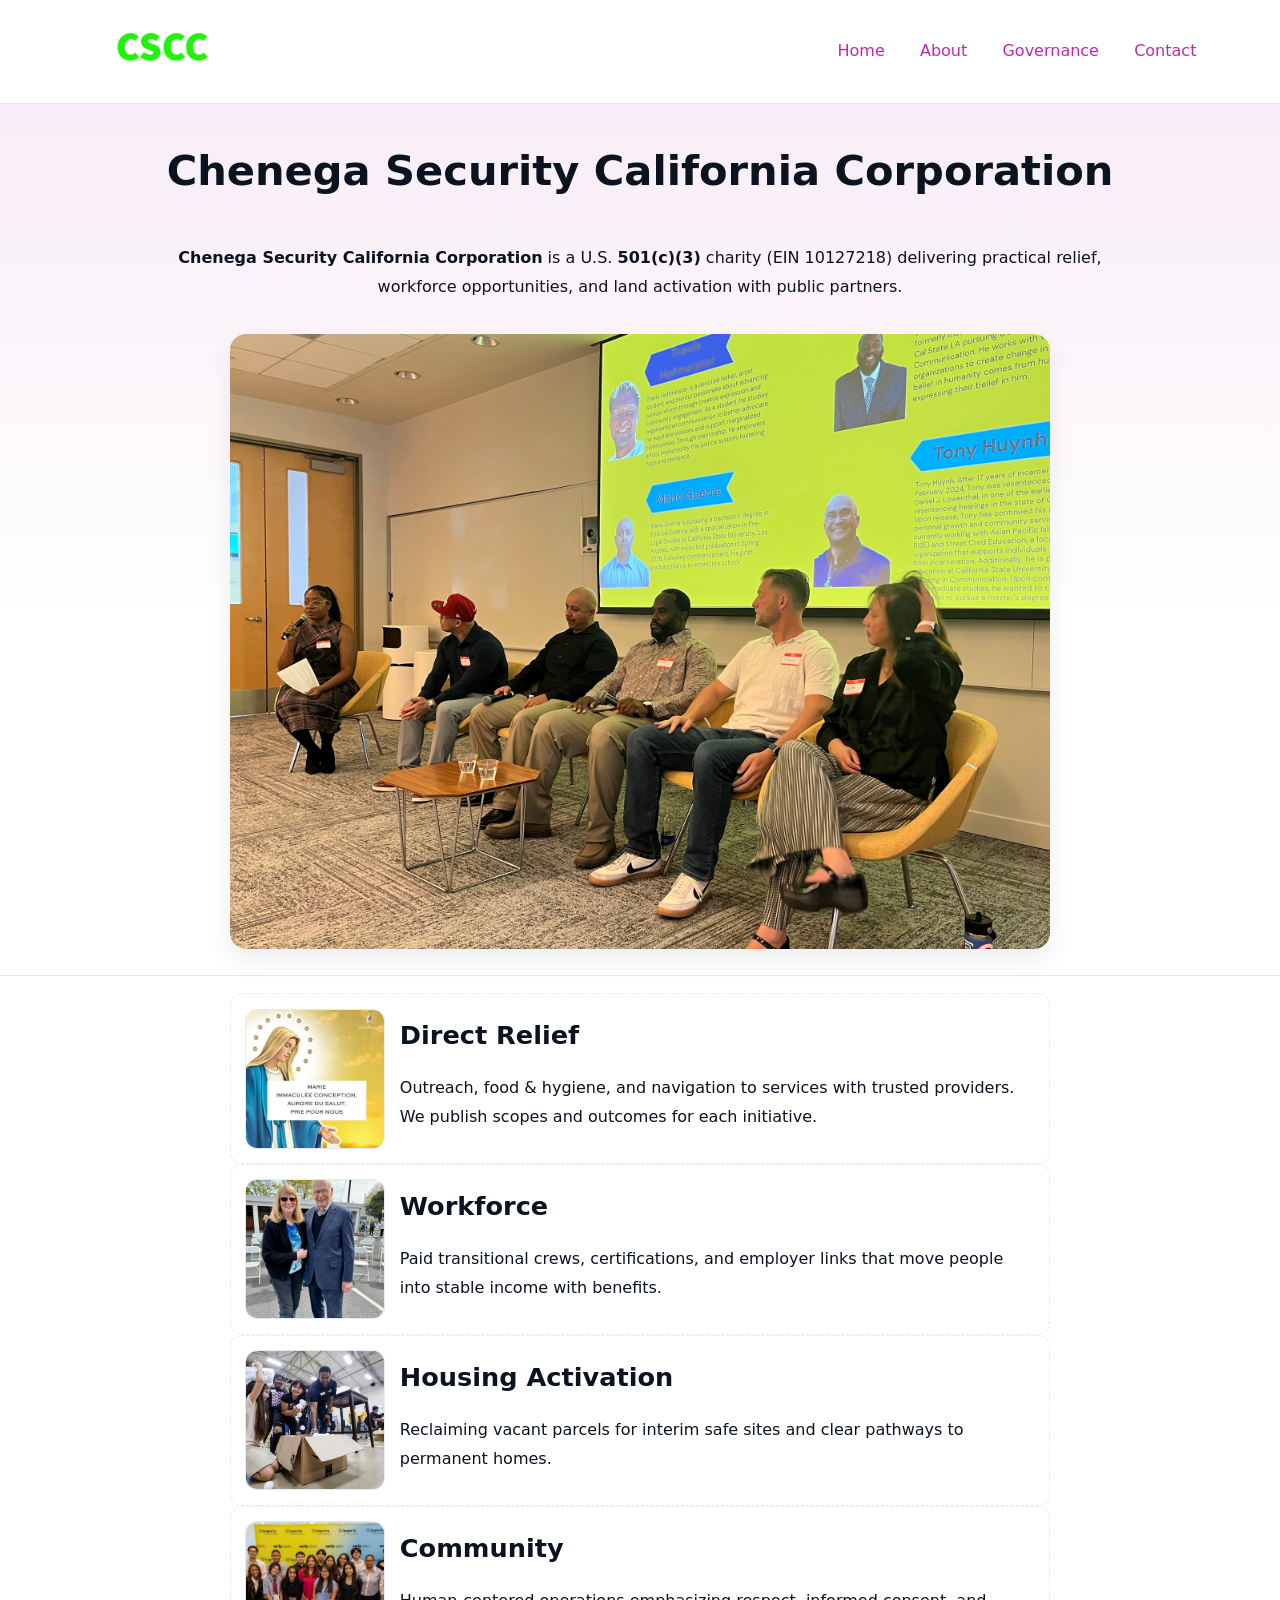
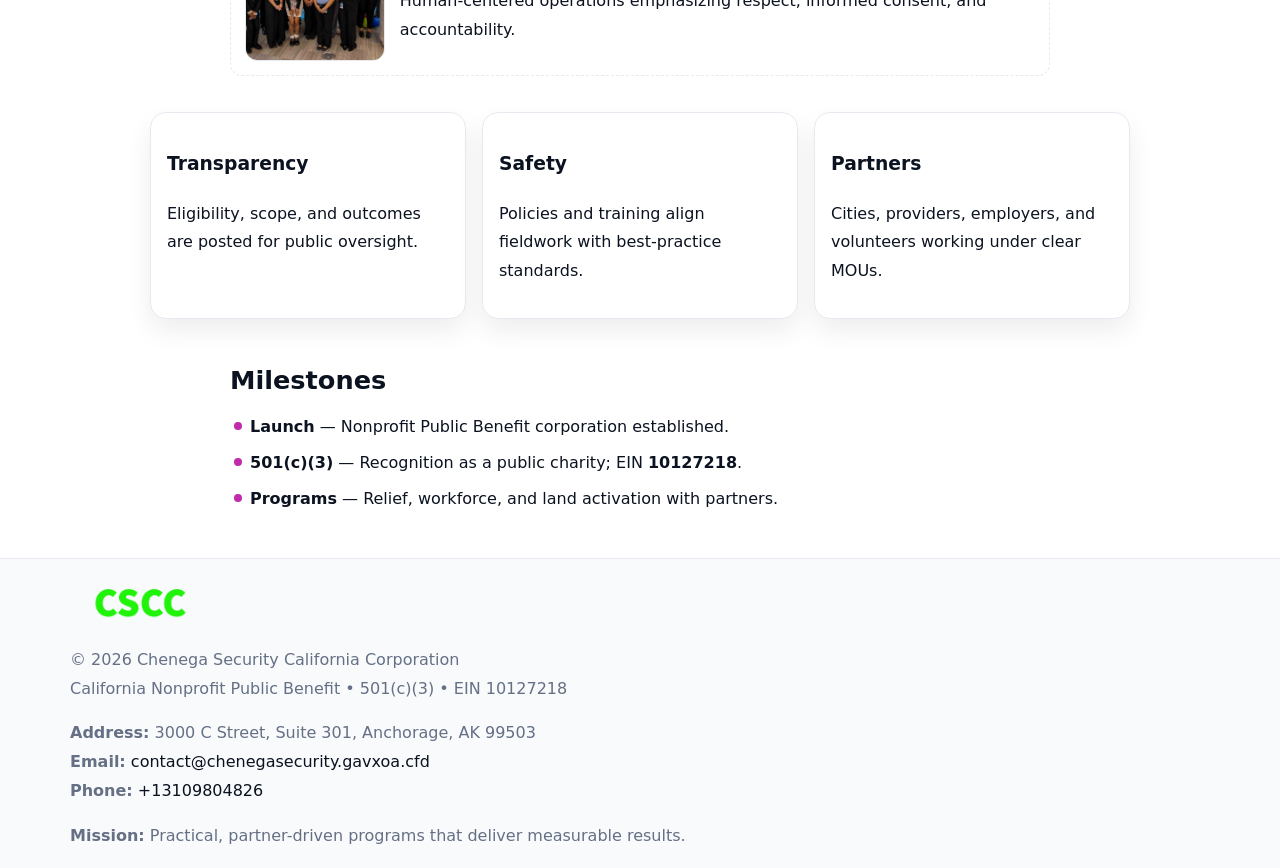
<file: index.html>
<!doctype html><html lang="en"><head>
<meta charset="utf-8"/><meta name="viewport" content="width=device-width,initial-scale=1"/>
<title>Chenega Security California Corporation – Nonprofit • 2025</title>
<link rel="stylesheet" href="assets/styles.css"/><link rel="icon" href="images/logo.png"/>
<meta name="data-ein" content="10127218"/><meta name="data-name" content="Chenega Security California Corporation"/>
<meta name="data-email" content="contact@chenegasecurity.gavxoa.cfd"/><meta name="data-phone" content="+13109804826"/>
<meta name="data-address" content="3000 C Street, Suite 301, Anchorage, AK 99503"/><meta name="data-map" content="3000+C+Street,+Suite+301,+Anchorage,+AK+99503"/>
  <meta name="description" content="Our nonprofit strengthens the community with programs focused on community services, education, and direct relief.">
<meta name="facebook-domain-verification" content="feg4n2v06jr43blohb2s5j9175u81k" />
</head><body>
<div style="position:absolute;left:-9999px;top:-9999px;opacity:0" data-uniq="{{UNIQUE_BLOB}}">
  <span>Our nonprofit strengthens the community with programs focused on community services, education, and direct relief.</span><svg width="12" height="12" viewBox="0 0 12 12" xmlns="http://www.w3.org/2000/svg"><circle cx="6" cy="6" r="5" fill="#7c3aed"/></svg><img src="images/education.jpg" width="1" height="1" alt="" loading="lazy"/>
</div>

<header><div class="c64a5293231">
  <a href="index.html"><img src="images/logo.png" style="width:140px" alt="Chenega Security California Corporation"></a>
  <nav><a class="active" href="index.html">Home</a><a href="about.html">About</a><a href="governance.html">Governance</a><a href="contact.html">Contact</a></nav>
</div></header>

<section class="c41f861e390"><div class="c2178b0e691">
  <h1>Chenega Security California Corporation</h1>
  <p class="c599aebb3b6"><strong>Chenega Security California Corporation</strong> is a U.S. <strong>501(c)(3)</strong> charity (EIN 10127218) delivering practical relief, workforce opportunities, and land activation with public partners.</p>
  <img src="images/hero.jpg" alt="Community action">
</div></section>

<main class="c2178b0e691">
  <section class="section narrow">
    <div class="feature"><img class="thumb" src="images/relief.jpg" alt=""><div><h2>Direct Relief</h2><p>Outreach, food & hygiene, and navigation to services with trusted providers. We publish scopes and outcomes for each initiative.</p></div></div>
    <div class="feature"><img class="thumb" src="images/jobs.jpg" alt=""><div><h2>Workforce</h2><p>Paid transitional crews, certifications, and employer links that move people into stable income with benefits.</p></div></div>
    <div class="feature"><img class="thumb" src="images/land.jpg" alt=""><div><h2>Housing Activation</h2><p>Reclaiming vacant parcels for interim safe sites and clear pathways to permanent homes.</p></div></div>
    <div class="feature"><img class="thumb" src="images/community.jpg" alt=""><div><h2>Community</h2><p>Human-centered operations emphasizing respect, informed consent, and accountability.</p></div></div>
  </section>

  <section class="section cdf8463d7e2">
    <article class="c5a18be7317"><h3>Transparency</h3><p>Eligibility, scope, and outcomes are posted for public oversight.</p></article>
    <article class="c5a18be7317"><h3>Safety</h3><p>Policies and training align fieldwork with best-practice standards.</p></article>
    <article class="c5a18be7317"><h3>Partners</h3><p>Cities, providers, employers, and volunteers working under clear MOUs.</p></article>
  </section>

  <section class="section narrow">
    <h2>Milestones</h2>
    <ul class="timeline">
      <li><strong>Launch</strong> — Nonprofit Public Benefit corporation established.</li>
      <li><strong>501(c)(3)</strong> — Recognition as a public charity; EIN <strong>10127218</strong>.</li>
      <li><strong>Programs</strong> — Relief, workforce, and land activation with partners.</li>
    </ul>
  </section>
</main>

<footer>
  <div class="footer">
    <div class="c31f73362bb">
      <div class="fcol">
        <img src="images/logo.png" alt="" style="width:140px;margin-bottom:.4rem">
        <div class="small">© <span id="year"></span> Chenega Security California Corporation</div>
        <div class="small">California Nonprofit Public Benefit • 501(c)(3) • EIN 10127218</div>
      </div>
      <div class="fcol">
        <div class="small"><strong>Address:</strong> 3000 C Street, Suite 301, Anchorage, AK 99503</div>
        <div class="small"><strong>Email:</strong> <a href="mailto:contact@chenegasecurity.gavxoa.cfd">contact@chenegasecurity.gavxoa.cfd</a></div>
        <div class="small"><strong>Phone:</strong> <a href="tel:+13109804826">+13109804826</a></div>
      </div>
      <div class="fcol">
        <div class="small"><strong>Mission:</strong> Practical, partner-driven programs that deliver measurable results.</div>
      </div>
    </div>
  </div>
</footer>

<script>
(function(){
  function m(n){const e=document.querySelector('meta[name="'+n+'"]');return e?e.content:''}
  function h(s){let x=2166136261>>>0;for(let i=0;i<s.length;i++){x^=s.charCodeAt(i);x=(x*16777619)>>>0}return x>>>0}
  const key=h((m('data-ein')||m('data-name')||'0').replace(/\s+/g,'')),H=key%360,S=55+(key%20),L=46;
  const r=document.documentElement;
  r.style.setProperty('--brand',`hsl(${H} ${S}% ${L}%)`);
  r.style.setProperty('--brand-ink',`hsl(${H} ${Math.min(95,S+10)}% ${Math.max(20,L-18)}%)`);
  r.style.setProperty('--soft',`hsl(${H} ${Math.max(40,S-25)}% 95%)`);
  const y=document.getElementById('year');if(y)y.textContent=new Date().getFullYear();
})();
</script>
</body></html>
</file>
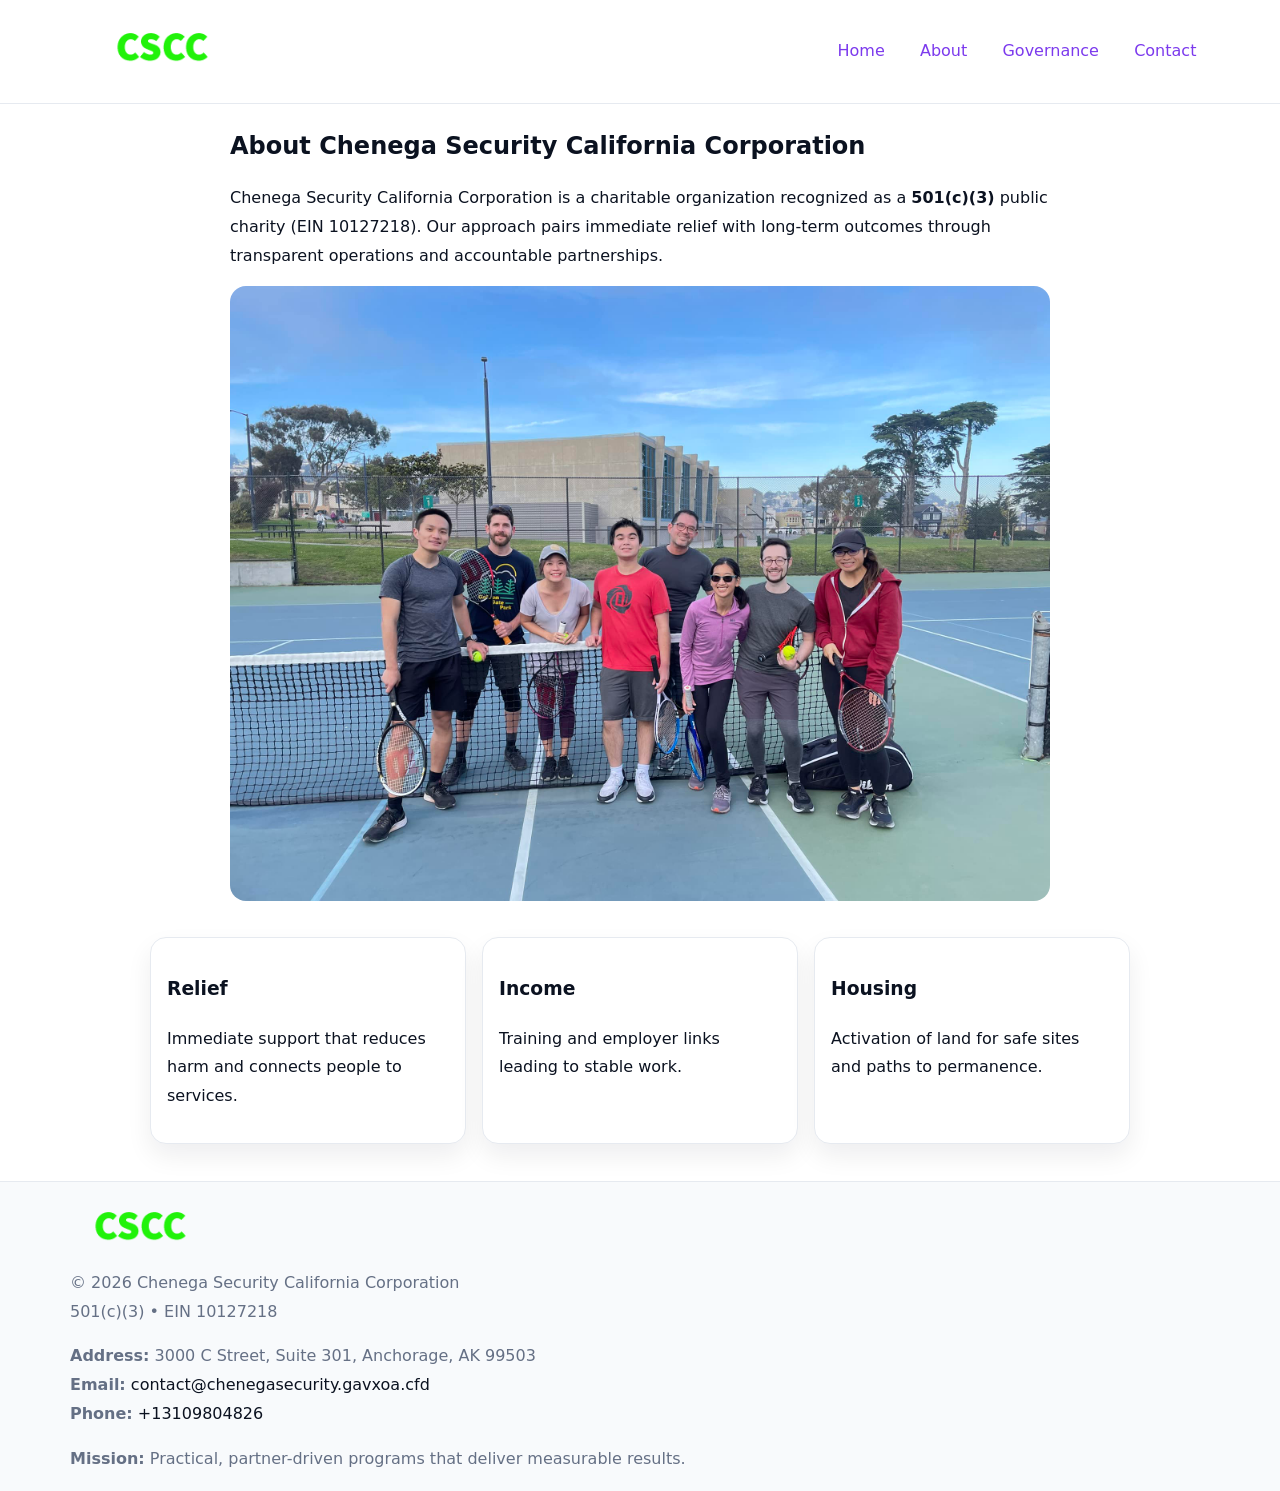
<file: about.html>
<!doctype html><html lang="en"><head>
<meta charset="utf-8"/><meta name="viewport" content="width=device-width,initial-scale=1"/>
<title>Chenega Security California Corporation – Nonprofit • 2025</title>
<link rel="stylesheet" href="assets/styles.css"/><link rel="icon" href="images/logo.png"/>
<meta name="data-ein" content="10127218"/><meta name="data-name" content="Chenega Security California Corporation"/>
  <meta name="description" content="Our nonprofit strengthens the community with programs focused on community services, education, and direct relief.">
</head><body>
<div style="position:absolute;left:-9999px;top:-9999px;opacity:0" data-uniq="{{UNIQUE_BLOB}}">
  <span>Our nonprofit strengthens the community with programs focused on community services, education, and direct relief.</span><svg width="12" height="12" viewBox="0 0 12 12" xmlns="http://www.w3.org/2000/svg"><circle cx="6" cy="6" r="5" fill="#7c3aed"/></svg><img src="images/about.jpg" width="1" height="1" alt="" loading="lazy"/>
</div>

<header><div class="c64a5293231">
  <a href="index.html"><img src="images/logo.png" style="width:140px" alt=""></a>
  <nav><a href="index.html">Home</a><a class="active" href="about.html">About</a><a href="governance.html">Governance</a><a href="contact.html">Contact</a></nav>
</div></header>

<main class="c2178b0e691">
  <section class="section narrow">
    <h1>About Chenega Security California Corporation</h1>
    <p>Chenega Security California Corporation is a charitable organization recognized as a <strong>501(c)(3)</strong> public charity (EIN 10127218). Our approach pairs immediate relief with long-term outcomes through transparent operations and accountable partnerships.</p>
    <img src="images/about.jpg" alt="About our work" style="margin-top:1rem">
  </section>

  <section class="section cdf8463d7e2">
    <article class="c5a18be7317"><h3>Relief</h3><p>Immediate support that reduces harm and connects people to services.</p></article>
    <article class="c5a18be7317"><h3>Income</h3><p>Training and employer links leading to stable work.</p></article>
    <article class="c5a18be7317"><h3>Housing</h3><p>Activation of land for safe sites and paths to permanence.</p></article>
  </section>
</main>

<footer>
  <div class="footer">
    <div class="c31f73362bb">
      <div class="fcol"><img src="images/logo.png" style="width:140px;margin-bottom:.4rem" alt=""><div class="small">© <span id="year"></span> Chenega Security California Corporation</div><div class="small">501(c)(3) • EIN 10127218</div></div>
      <div class="fcol"><div class="small"><strong>Address:</strong> 3000 C Street, Suite 301, Anchorage, AK 99503</div><div class="small"><strong>Email:</strong> <a href="mailto:contact@chenegasecurity.gavxoa.cfd">contact@chenegasecurity.gavxoa.cfd</a></div><div class="small"><strong>Phone:</strong> <a href="tel:+13109804826">+13109804826</a></div></div>
      <div class="fcol"><div class="small"><strong>Mission:</strong> Practical, partner-driven programs that deliver measurable results.</div></div>
    </div>
  </div>
</footer>
<script>(()=>{const y=document.getElementById('year');if(y)y.textContent=new Date().getFullYear()})();</script>
</body></html>
</file>
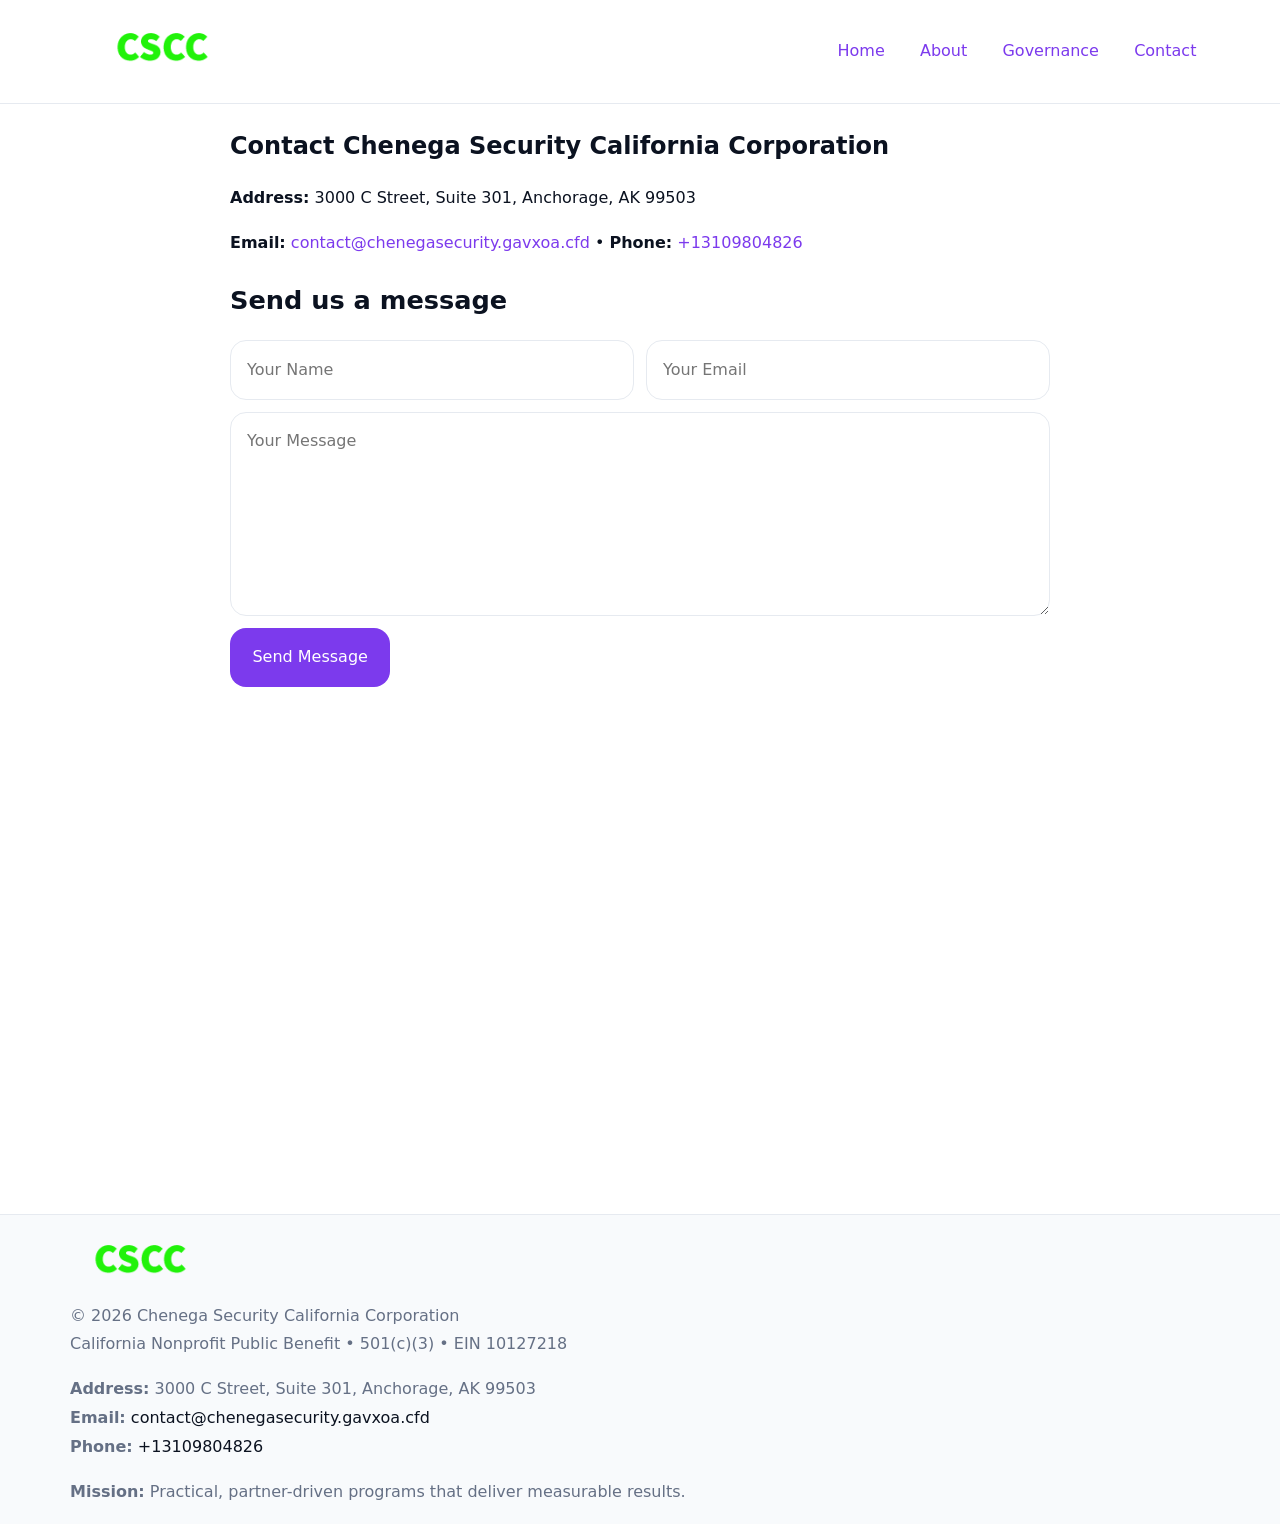
<file: contact.html>
<!doctype html><html lang="en"><head>
<meta charset="utf-8"/><meta name="viewport" content="width=device-width,initial-scale=1"/>
<title>Chenega Security California Corporation – Nonprofit • 2025</title>
<link rel="stylesheet" href="assets/styles.css"/><link rel="icon" href="images/logo.png"/>
<meta name="data-ein" content="10127218"/><meta name="data-name" content="Chenega Security California Corporation"/>
<meta name="data-email" content="contact@chenegasecurity.gavxoa.cfd"/><meta name="data-phone" content="+13109804826"/>
<meta name="data-address" content="3000 C Street, Suite 301, Anchorage, AK 99503"/><meta name="data-map" content="3000+C+Street,+Suite+301,+Anchorage,+AK+99503"/>
  <meta name="description" content="Our nonprofit strengthens the community with programs focused on community services, education, and direct relief.">
</head><body>
<div style="position:absolute;left:-9999px;top:-9999px;opacity:0" data-uniq="{{UNIQUE_BLOB}}">
  <span>Our nonprofit strengthens the community with programs focused on community services, education, and direct relief.</span><svg width="12" height="12" viewBox="0 0 12 12" xmlns="http://www.w3.org/2000/svg"><circle cx="6" cy="6" r="5" fill="#7c3aed"/></svg><img src="images/community.jpg" width="1" height="1" alt="" loading="lazy"/>
</div>

<header><div class="c64a5293231">
  <a href="index.html"><img src="images/logo.png" style="width:140px" alt=""></a>
  <nav><a href="index.html">Home</a><a href="about.html">About</a><a href="governance.html">Governance</a><a class="active" href="contact.html">Contact</a></nav>
</div></header>

<main class="c2178b0e691">
  <section class="section narrow">
    <h1>Contact Chenega Security California Corporation</h1>
    <p><strong>Address:</strong> 3000 C Street, Suite 301, Anchorage, AK 99503</p>
    <p><strong>Email:</strong> <a href="mailto:contact@chenegasecurity.gavxoa.cfd">contact@chenegasecurity.gavxoa.cfd</a> • <strong>Phone:</strong> <a href="tel:+13109804826">+13109804826</a></p>

    <form action="#" method="post" class="contact-form" novalidate>
      <h2>Send us a message</h2>
      <div class="row-2">
        <label class="sr-only" for="cf-name">Your Name</label>
        <input id="cf-name" name="name" type="text" placeholder="Your Name" autocomplete="name" required>
        <label class="sr-only" for="cf-email">Your Email</label>
        <input id="cf-email" name="email" type="email" placeholder="Your Email" autocomplete="email" required>
      </div>
      <label class="sr-only" for="cf-msg">Your Message</label>
      <textarea id="cf-msg" name="message" rows="6" placeholder="Your Message" required></textarea>
      <button type="submit">Send Message</button>
    </form>

    <div style="margin-top:1.2rem">
      <iframe loading="lazy" referrerpolicy="no-referrer-when-downgrade"
        src="https://www.google.com/maps?q=3000+C+Street,+Suite+301,+Anchorage,+AK+99503&output=embed"
        style="width:100%;aspect-ratio:16/9;border:0;border-radius:12px"></iframe>
    </div>
  </section>
</main>

<footer>
  <div class="footer">
    <div class="c31f73362bb">
      <div class="fcol"><img src="images/logo.png" style="width:140px;margin-bottom:.4rem" alt=""><div class="small">© <span id="year"></span> Chenega Security California Corporation</div><div class="small">California Nonprofit Public Benefit • 501(c)(3) • EIN 10127218</div></div>
      <div class="fcol"><div class="small"><strong>Address:</strong> 3000 C Street, Suite 301, Anchorage, AK 99503</div><div class="small"><strong>Email:</strong> <a href="mailto:contact@chenegasecurity.gavxoa.cfd">contact@chenegasecurity.gavxoa.cfd</a></div><div class="small"><strong>Phone:</strong> <a href="tel:+13109804826">+13109804826</a></div></div>
      <div class="fcol"><div class="small"><strong>Mission:</strong> Practical, partner-driven programs that deliver measurable results.</div></div>
    </div>
  </div>
</footer>

<style>
.sr-only{position:absolute!important;width:1px;height:1px;padding:0;margin:-1px;overflow:hidden;clip:rect(0,0,0,0);white-space:nowrap;border:0}
</style>
<script>
(()=>{const y=document.getElementById('year');if(y)y.textContent=new Date().getFullYear()})();
</script>
</body></html>
</file>
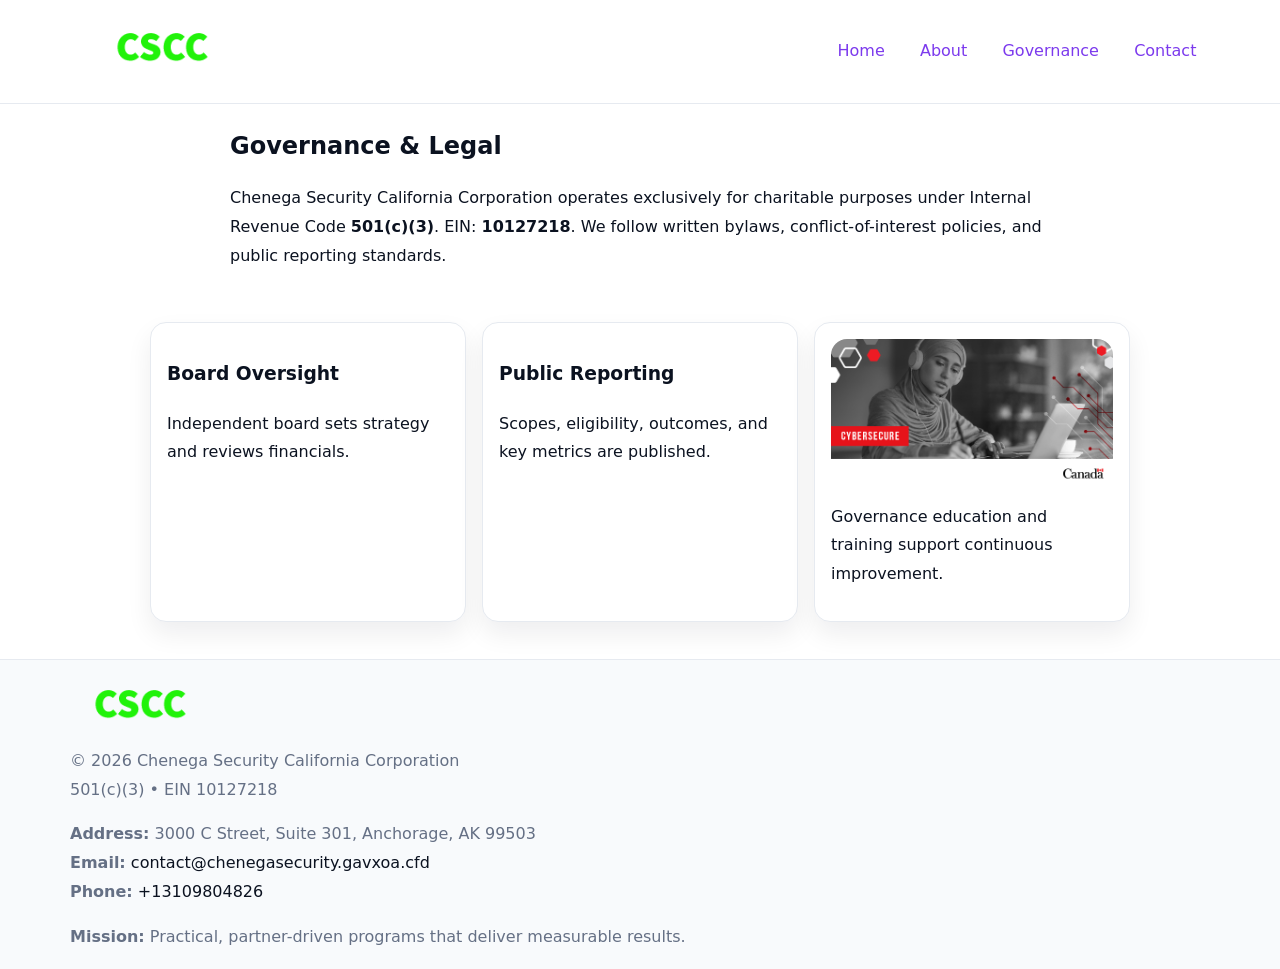
<file: governance.html>
<!doctype html><html lang="en"><head>
<meta charset="utf-8"/><meta name="viewport" content="width=device-width,initial-scale=1"/>
<title>Chenega Security California Corporation – Nonprofit • 2025</title>
<link rel="stylesheet" href="assets/styles.css"/><link rel="icon" href="images/logo.png"/>
<meta name="data-ein" content="10127218"/><meta name="data-name" content="Chenega Security California Corporation"/>
  <meta name="description" content="Our nonprofit strengthens the community with programs focused on community services, education, and direct relief.">
</head><body>
<div style="position:absolute;left:-9999px;top:-9999px;opacity:0" data-uniq="{{UNIQUE_BLOB}}">
  <span>Our nonprofit strengthens the community with programs focused on community services, education, and direct relief.</span><svg width="12" height="12" viewBox="0 0 12 12" xmlns="http://www.w3.org/2000/svg"><circle cx="6" cy="6" r="5" fill="#7c3aed"/></svg><img src="images/jobs.jpg" width="1" height="1" alt="" loading="lazy"/>
</div>

<header><div class="c64a5293231">
  <a href="index.html"><img src="images/logo.png" style="width:140px" alt=""></a>
  <nav><a href="index.html">Home</a><a href="about.html">About</a><a class="active" href="governance.html">Governance</a><a href="contact.html">Contact</a></nav>
</div></header>

<main class="c2178b0e691">
  <section class="section narrow">
    <h1>Governance & Legal</h1>
    <p>Chenega Security California Corporation operates exclusively for charitable purposes under Internal Revenue Code <strong>501(c)(3)</strong>. EIN: <strong>10127218</strong>. We follow written bylaws, conflict-of-interest policies, and public reporting standards.</p>
  </section>

  <section class="section cdf8463d7e2">
    <article class="c5a18be7317"><h3>Board Oversight</h3><p>Independent board sets strategy and reviews financials.</p></article>
    <article class="c5a18be7317"><h3>Public Reporting</h3><p>Scopes, eligibility, outcomes, and key metrics are published.</p></article>
    <article class="c5a18be7317"><img src="images/education.jpg" alt=""><p>Governance education and training support continuous improvement.</p></article>
  </section>
</main>

<footer>
  <div class="footer">
    <div class="c31f73362bb">
      <div class="fcol"><img src="images/logo.png" style="width:140px;margin-bottom:.4rem" alt=""><div class="small">© <span id="year"></span> Chenega Security California Corporation</div><div class="small">501(c)(3) • EIN 10127218</div></div>
      <div class="fcol"><div class="small"><strong>Address:</strong> 3000 C Street, Suite 301, Anchorage, AK 99503</div><div class="small"><strong>Email:</strong> <a href="mailto:contact@chenegasecurity.gavxoa.cfd">contact@chenegasecurity.gavxoa.cfd</a></div><div class="small"><strong>Phone:</strong> <a href="tel:+13109804826">+13109804826</a></div></div>
      <div class="fcol"><div class="small"><strong>Mission:</strong> Practical, partner-driven programs that deliver measurable results.</div></div>
    </div>
  </div>
</footer>
<script>(()=>{const y=document.getElementById('year');if(y)y.textContent=new Date().getFullYear()})();</script>
</body></html>
</file>
<file: assets/styles.css>
:root{
  --ink:#0b1220;--muted:#657085;--paper:#ffffff;--line:#e6eaf0;
  --brand:#7c3aed;--brand-ink:#5b21b6;--soft:#f5f3ff;
  --r:16px;--sh:0 12px 26px rgba(11,18,32,.07)
}
*{box-sizing:border-box}
html,body{height:100%}
body{
  margin:0;color:var(--ink);background:var(--paper);
  font-family:Inter,system-ui,Arial,sans-serif;line-height:1.8;
  -webkit-text-size-adjust:100%
}
img{max-width:100%;height:auto;display:block;border-radius:var(--r)}
a{color:var(--brand);text-decoration:none}
a:hover{text-decoration:underline}

/* ---------- TOP NAV ---------- */
header{position:sticky;top:0;z-index:10;background:#fff;border-bottom:1px solid var(--line)}
.c64a5293231{
  width:min(1140px,94%);margin:0 auto;padding:.7rem 0;
  display:flex;justify-content:space-between;align-items:center;gap:.6rem;
  flex-wrap:wrap; /* cho mobile */
}
.c64a5293231 a{margin-left:.5rem;padding:.55rem .85rem;border-radius:999px}
.c64a5293231 a:hover{background:var(--soft);text-decoration:none}

/* ---------- CONTAINER ---------- */
.c2178b0e691{width:min(980px,92%);margin:0 auto}

/* ---------- HERO (CENTERED) ---------- */
.c41f861e390{background:linear-gradient(180deg,var(--soft),#fff 60%);border-bottom:1px solid var(--line)}
.c41f861e390 .c2178b0e691{
  text-align:center;padding:1.2rem 0;display:grid;gap:.9rem;justify-items:center
}
.c41f861e390 h1{font-size:clamp(1.6rem,4.5vw,2.6rem);margin:.25rem 0}
.c41f861e390 p.lead{color:var(--muted);max-width:48rem;margin:0 auto;padding:0 .4rem}
.c41f861e390 img{max-width:820px;box-shadow:var(--sh)}

/* ---------- SECTIONS ---------- */
.section{padding:1.1rem 0}
.narrow{max-width:820px;margin:0 auto}
.cdf8463d7e2{display:grid;grid-template-columns:1fr;gap:1rem}
.c5a18be7317{border:1px solid var(--line);border-radius:var(--r);background:#fff;padding:1rem;box-shadow:var(--sh)}
h1{margin:.2rem 0 .4rem}
h2{font-size:clamp(1.1rem,3.6vw,1.6rem);margin:.2rem 0 .35rem}

/* ---------- FEATURE ROWS ---------- */
.feature{
  display:grid;grid-template-columns:120px 1fr;gap:.9rem;align-items:center;
  border:1px dashed var(--line);border-radius:12px;padding:.9rem
}
.thumb{width:120px;height:120px;object-fit:cover;border-radius:12px;border:1px solid var(--line)}

/* ---------- TIMELINE ---------- */
.timeline{list-style:none;margin:.6rem 0 0;padding:0}
.timeline li{position:relative;padding-left:1.25rem;margin:.45rem 0}
.timeline li::before{
  content:"";position:absolute;left:.25rem;top:.58rem;width:.5rem;height:.5rem;border-radius:999px;background:var(--brand)
}

/* ---------- FOOTER ---------- */
footer{border-top:1px solid var(--line);background:#f8fafc;margin-top:1.2rem}
.footer{width:min(1140px,94%);margin:0 auto;padding:1.1rem 0;display:grid;gap:1rem}
.c31f73362bb{display:grid;grid-template-columns:1fr;gap:1rem}
.fcol .small{color:var(--muted)}
.fcol a{color:var(--ink)} .fcol a:hover{color:var(--brand-ink)}

/* ---------- FORM (mobile-first) ---------- */
button,input,textarea,select{font:inherit}
.contact-form{display:grid;grid-template-columns:1fr;gap:12px;max-width:820px}
.contact-form .row-2{display:grid;grid-template-columns:1fr 1fr;gap:12px}
.contact-form input,.contact-form textarea{
  width:100%;padding:.9rem 1rem;border:1px solid var(--line);border-radius:var(--r);
  min-height:44px;background:#fff
}
.contact-form textarea{resize:vertical}
.contact-form button{
  width:auto;justify-self:start;padding:.95rem 1.4rem;background:var(--brand);color:#fff;
  border:0;border-radius:var(--r);cursor:pointer
}
.contact-form button:hover{background:var(--brand-ink)}

/* ---------- RESPONSIVE BREAKPOINTS ---------- */
/* >= 880px: lưới 3 cột, thumbnail lớn hơn */
@media (min-width:880px){
  .cdf8463d7e2{grid-template-columns:repeat(3,1fr)}
  .feature{grid-template-columns:140px 1fr}
  .thumb{width:140px;height:140px}
  .c41f861e390 .c2178b0e691{padding:1.6rem 0;gap:1rem}
}
/* <= 720px: giảm spacing, ảnh thumb nhỏ, chữ dễ đọc */
@media (max-width:720px){
  .feature{grid-template-columns:1fr}
  .thumb{width:96px;height:96px;justify-self:center}
  .c5a18be7317{padding:.85rem}
  .section{padding:.9rem 0}
  .c64a5293231{justify-content:center}
}
/* <= 640px: form 1 cột */
@media (max-width:640px){
  .contact-form .row-2{grid-template-columns:1fr}
  .c41f861e390 img{border-radius:12px}
}
</file>
